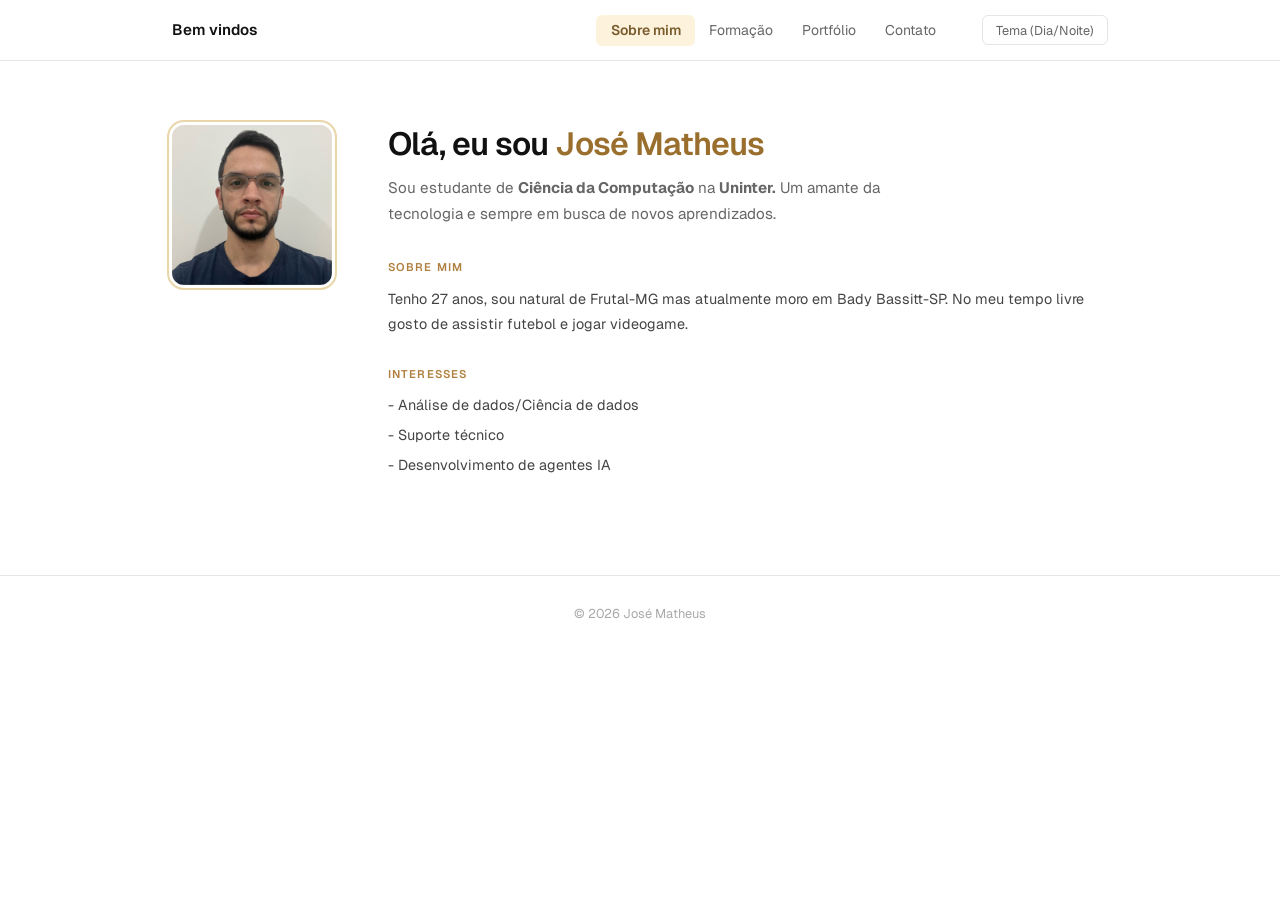
<file: index.html>
<!DOCTYPE html>
<html lang="pt-BR">
<head>
    <meta charset="UTF-8">
    <meta name="viewport" content="width=device-width, initial-scale=1.0">
    <title>Portifólio - José Matheus</title>
    <link rel="stylesheet" href="./css/style.css">
</head>
<body>
    <header>
        <nav class="navbar">
            <div class="logo">Bem vindos</div>

            <button class="menu-toggle" onclick="toggleMenu()">☰</button>

            <ul class="menu" id="menu">
                <li><a href="./index.html" class="ativo">Sobre mim</a></li>
                <li><a href="./formacao.html">Formação</a></li>
                <li><a href="./portfolio.html">Portfólio</a></li>
                <li><a href="./contato.html">Contato</a></li>
            </ul>

            <button class="btn-tema" onclick="alternarTema()">Tema (Dia/Noite)</button>
        </nav>
    </header>

    <main>
        <section class="sobre">

            <div class="perfil">
                <img src="./img/foto_perfil.jpg" alt="Foto" class="foto-perfil">
            </div>

            <div class="apresentacao">
                <h1>Olá, eu sou <span class="destaque">José Matheus</span></h1>
                <p>Sou estudante de <strong>Ciência da Computação</strong> na <strong>Uninter.</strong>
                Um amante da tecnologia e sempre em busca de novos aprendizados.</p>

                <h2>Sobre mim</h2>
                <p>Tenho 27 anos, sou natural de Frutal-MG mas atualmente moro em Bady Bassitt-SP. No meu tempo livre gosto de assistir futebol e jogar videogame.</p>

                <h2>Interesses</h2>
                <ul>
                    <li> - Análise de dados/Ciência de dados</li>
                    <li> - Suporte técnico</li>
                    <li> - Desenvolvimento de agentes IA</li>
                </ul>

            </div>
        </section>
    </main>

    <footer>
        <p>&copy; 2026 José Matheus</p>
    </footer>

    <script src="./js/script.js"></script>
</body>
</html>
</file>
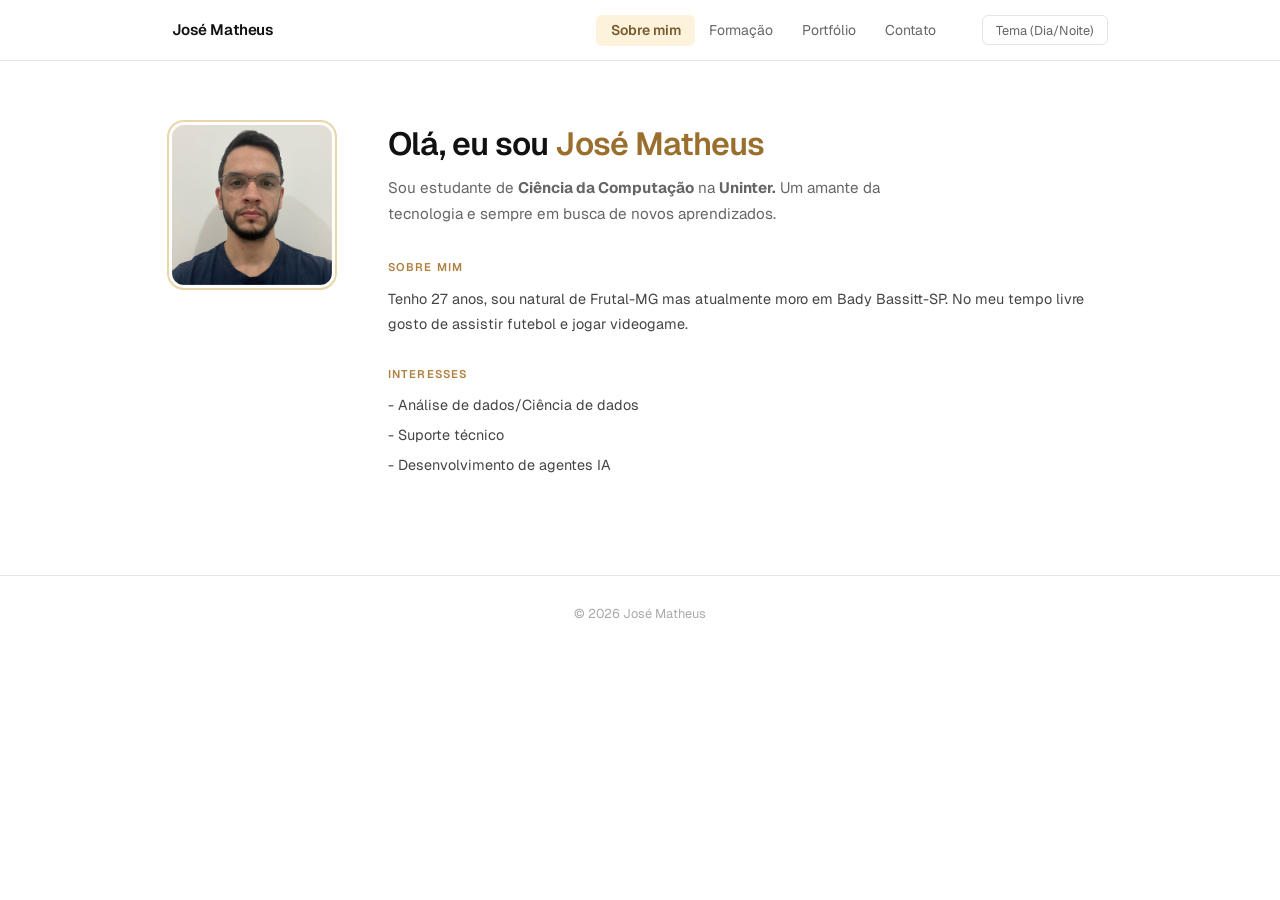
<file: html/index.html>
<!DOCTYPE html>
<html lang="en">
<head>
    <meta charset="UTF-8">
    <meta name="viewport" content="width=device-width, initial-scale=1.0">
    <title>Portifólio - José Matheus</title>
    <link rel="stylesheet" href="/css/style.css">
</head>
<body>
    <header>
        <nav class="navbar">
            <div class="logo">José Matheus</div>

            <button class="menu-toggle" onclick="toggleMenu()">☰</button>

            <ul class="menu" id="menu">
                <li><a href="index.html" class="ativo">Sobre mim</a></li>
                <li><a href="formacao.html">Formação</a></li>
                <li><a href="portfolio.html">Portfólio</a></li>
                <li><a href="contato.html">Contato</a></li>
            </ul>

            <button class="btn-tema" onclick="alternarTema()">Tema (Dia/Noite)</button>
        </nav>
    </header>

    <main>
        <section class="sobre">

            <div class="perfil">
                <img src="/img/foto_perfil.jpg" alt="Foto" class="foto-perfil">
            </div>

            <div class="apresentacao">
                <h1>Olá, eu sou <span class="destaque">José Matheus</span></h1>
                <p>Sou estudante de <strong>Ciência da Computação</strong> na <strong>Uninter.</strong>
                Um amante da tecnologia e sempre em busca de novos aprendizados.</p>

                <h2>Sobre mim</h2>
                <p>Tenho 27 anos, sou natural de Frutal-MG mas atualmente moro em Bady Bassitt-SP. No meu tempo livre gosto de assistir futebol e jogar videogame.</p>

                <h2>Interesses</h2>
                <ul>
                    <li> - Análise de dados/Ciência de dados</li>
                    <li> - Suporte técnico</li>
                    <li> - Desenvolvimento de agentes IA</li>
                </ul>

            </div>
        </section>
    </main>

    <footer>
        <p>&copy; 2026 José Matheus</p>
    </footer>

    <script src="/js/script.js"></script>
</body>
</html>
</file>
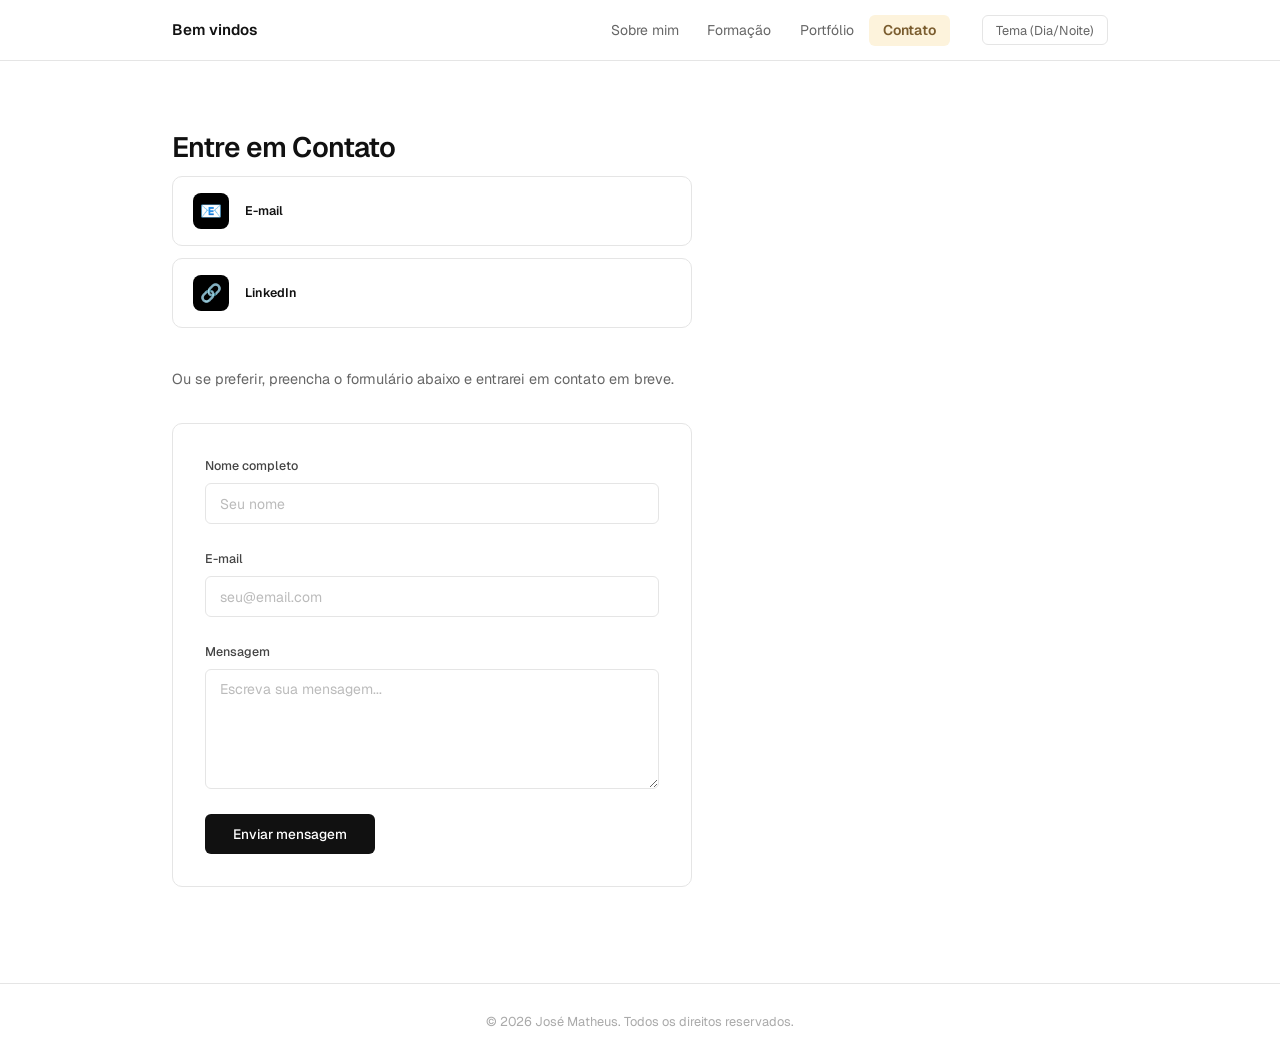
<file: contato.html>
<!DOCTYPE html>
<html lang="pt-BR">
<head>
    <meta charset="UTF-8">
    <meta name="viewport" content="width=device-width, initial-scale=1.0">
    <title>Portifólio - José Matheus</title>
    <link rel="stylesheet" href="./css/style.css">
</head>
<body>
    <header>
        <nav class="navbar">
            <div class="logo">Bem vindos</div>

            <button class="menu-toggle" onclick="toggleMenu()">☰</button>

            <ul class="menu" id="menu">
                <li><a href="./index.html">Sobre mim</a></li>
                <li><a href="./formacao.html">Formação</a></li>
                <li><a href="./portfolio.html">Portfólio</a></li>
                <li><a href="./contato.html" class="ativo">Contato</a></li>
            </ul>

            <button class="btn-tema" onclick="alternarTema()">Tema (Dia/Noite)</button>
        </nav>
    </header>

    <main>
        <section class="contato">
            <!-- Botões de contato direto -->
            
            <h1>Entre em Contato</h1>
            <div class="botoes-contato">
                <a href="mailto:j_matheusrp@hotmail.com" class="btn-contato">
                    <span class="btn-contato-icone">📧</span>
                    <span class="btn-contato-texto">
                        <strong>E-mail</strong>
                    </span>
                </a>
                <a href="https://linkedin.com/in/jose-matheus-ferreira" target="_blank" class="btn-contato">
                    <span class="btn-contato-icone">🔗</span>
                    <span class="btn-contato-texto">
                        <strong>LinkedIn</strong>
                    </span>
                </a>
            </div>
            
            <p>Ou se preferir, preencha o formulário abaixo e entrarei em contato em breve.</p>
            

            <!-- Formulário — validado pelo JavaScript -->
            <div class="form-container">
                <div id="mensagem-sucesso" class="mensagem-sucesso" style="display:none;">
                    ✅ Mensagem enviada com sucesso!
                </div>

                <div class="campo">
                    <label for="nome">Nome completo</label>
                    <input type="text" id="nome" placeholder="Seu nome">
                    <span class="erro" id="erro-nome"></span>
                </div>

                <div class="campo">
                    <label for="email">E-mail</label>
                    <input type="email" id="email" placeholder="seu@email.com">
                    <span class="erro" id="erro-email"></span>
                </div>

                <div class="campo">
                    <label for="mensagem">Mensagem</label>
                    <textarea id="mensagem" rows="5" placeholder="Escreva sua mensagem..."></textarea>
                    <span class="erro" id="erro-mensagem"></span>
                </div>

                <button onclick="enviarFormulario()">Enviar mensagem</button>
            </div>

        </section>
    </main>

    <footer>
        <p>&copy; 2026 José Matheus. Todos os direitos reservados.</p>
    </footer>

    <script src="./js/script.js"></script>
</body>
</html>
</file>
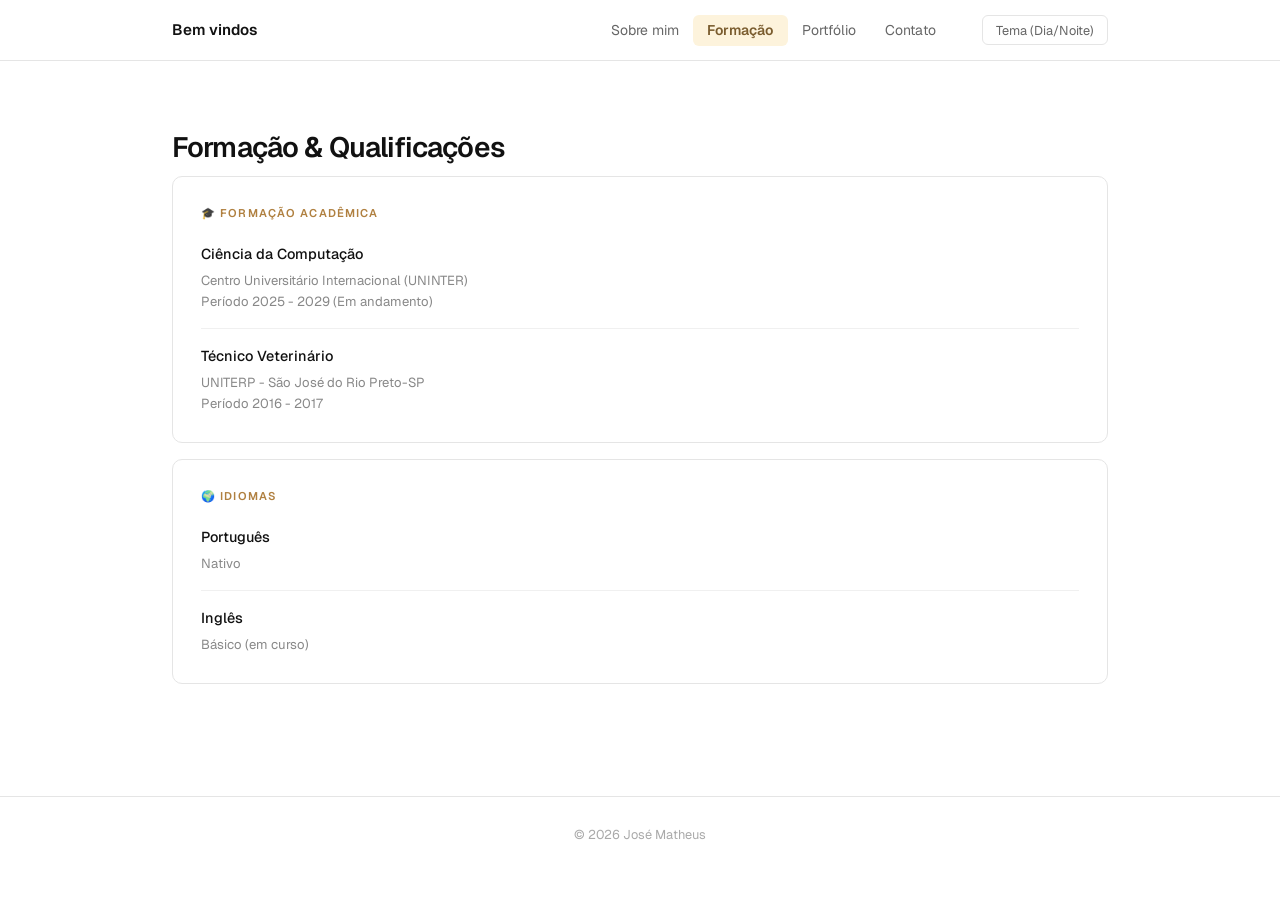
<file: formacao.html>
<!DOCTYPE html>
<html lang="pt-BR">
<head>
    <meta charset="UTF-8">
    <meta name="viewport" content="width=device-width, initial-scale=1.0">
    <title>Portifólio - José Matheus</title>
    <link rel="stylesheet" href="./css/style.css">
</head>
<body>
    <header>
        <nav class="navbar">
            <div class="logo">Bem vindos</div>

            <button class="menu-toggle" onclick="toggleMenu()">☰</button>

            <ul class="menu" id="menu">
                <li><a href="./index.html">Sobre mim</a></li>
                <li><a href="./formacao.html" class="ativo">Formação</a></li>
                <li><a href="./portfolio.html">Portfólio</a></li>
                <li><a href="./contato.html">Contato</a></li>
            </ul>

            <button class="btn-tema" onclick="alternarTema()">Tema (Dia/Noite)</button>
        </nav>
    </header>

    <main>
        <section class="formacao">

            <h1>Formação & Qualificações</h1>

            <div class="card">
                <h2>🎓 Formação Acadêmica</h2>
                <div class="item-formacao">
                    <h3>Ciência da Computação</h3>
                    <p>Centro Universitário Internacional (UNINTER)</p>
                    <p>Período 2025 - 2029 (Em andamento)</p>
                </div>
                <div class="item-formacao">
                    <h3>Técnico Veterinário</h3>
                    <p>UNITERP - São José do Rio Preto-SP</p>
                    <p>Período 2016 - 2017 </p>
                </div>
            </div> 

            <div class="card">
                <h2>🌍 Idiomas</h2>
                <div class="item-formacao">
                    <h3>Português</h3>
                    <p>Nativo</p>
                </div>
                <div class="item-formacao">
                    <h3>Inglês</h3>
                    <p>Básico (em curso) </p>
                </div>
            </div>
        </section>
    </main>

    <footer>
        <p>&copy; 2026 José Matheus</p>
    </footer>

    <script src="./js/script.js"></script>
</body>
</html>
</file>
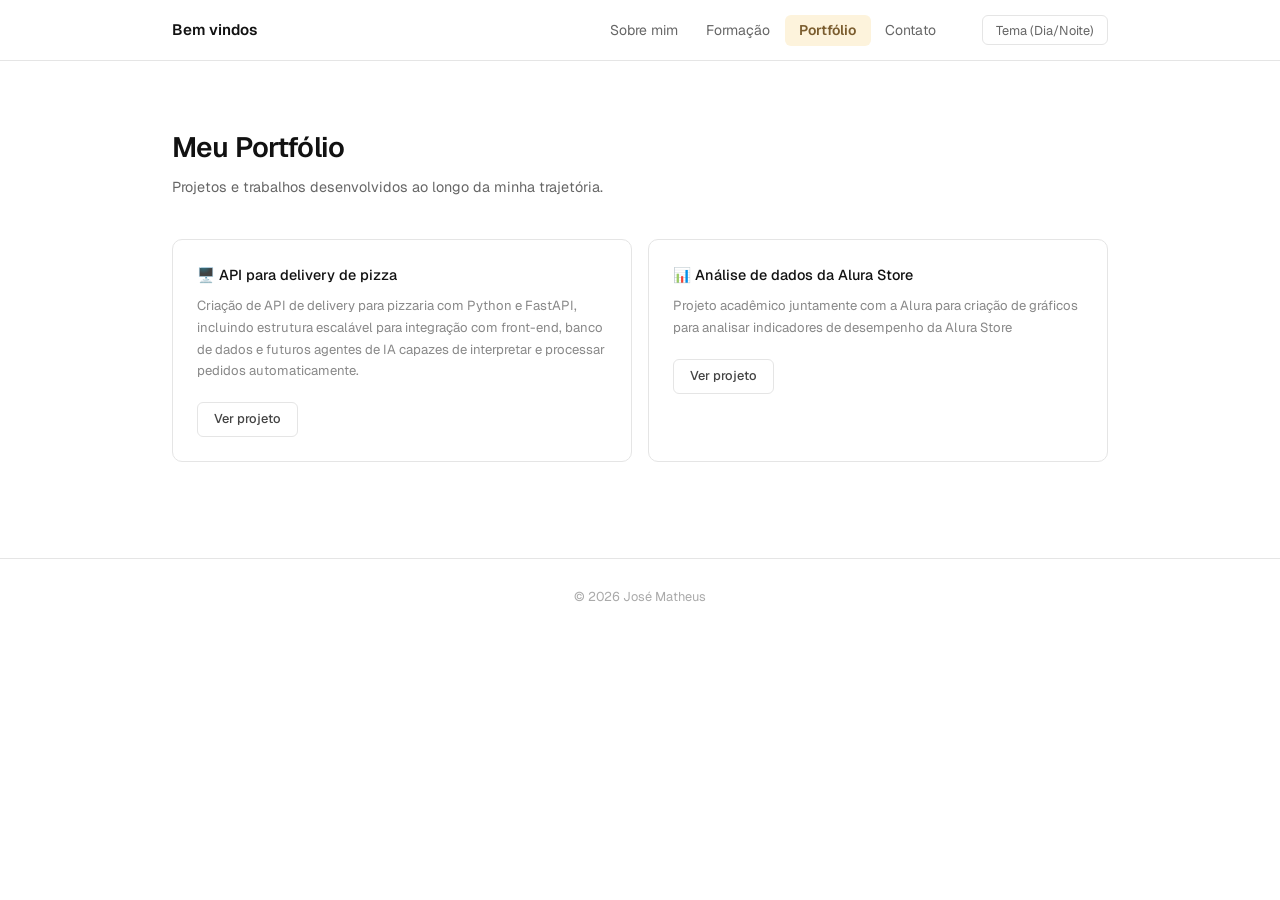
<file: portfolio.html>
<!DOCTYPE html>
<html lang="pt-BR">
<head>
    <meta charset="UTF-8">
    <meta name="viewport" content="width=device-width, initial-scale=1.0">
    <title>Portifólio - José Matheus</title>
    <link rel="stylesheet" href="./css/style.css">
</head>
<body>
    <header>
        <nav class="navbar">
            <div class="logo">Bem vindos</div>

            <button class="menu-toggle" onclick="toggleMenu()">☰</button>

            <ul class="menu" id="menu">
                <li><a href="./index.html">Sobre mim</a></li>
                <li><a href="./formacao.html">Formação</a></li>
                <li><a href="./portfolio.html" class="ativo">Portfólio</a></li>
                <li><a href="./contato.html">Contato</a></li>
            </ul>

            <button class="btn-tema" onclick="alternarTema()">Tema (Dia/Noite)</button>
        </nav>
    </header>

       <main>
        <section class="portfolio">

            <h1>Meu Portfólio</h1>
            <p>Projetos e trabalhos desenvolvidos ao longo da minha trajetória.</p>

            <!-- Grade de projetos -->
            <div class="grid-projetos">

                <div class="card-projeto">
                    <h3>🖥️ API para delivery de pizza</h3>
                    <p>Criação de API de delivery para pizzaria com Python e FastAPI, incluindo estrutura escalável para integração com front-end, banco de dados e futuros agentes de IA capazes de interpretar e processar pedidos automaticamente.</p>
                    <a href="https://github.com/ZezeFerreira/fastAPI-delivery" target="_blank" class="btn-projeto">Ver projeto</a>
                </div>


                <div class="card-projeto">
                    <h3>📊 Análise de dados da Alura Store</h3>
                    <p>Projeto acadêmico juntamente com a Alura para criação de gráficos para analisar indicadores de desempenho da Alura Store</p>
                    <a href="https://github.com/ZezeFerreira/analise-alura-store" target="_blank" class="btn-projeto">Ver projeto</a>
                </div>

            </div>

    </main>

    <footer>
        <p>&copy; 2026 José Matheus</p>
    </footer>

    <script src="./js/script.js"></script>
</body>
</html>
</file>
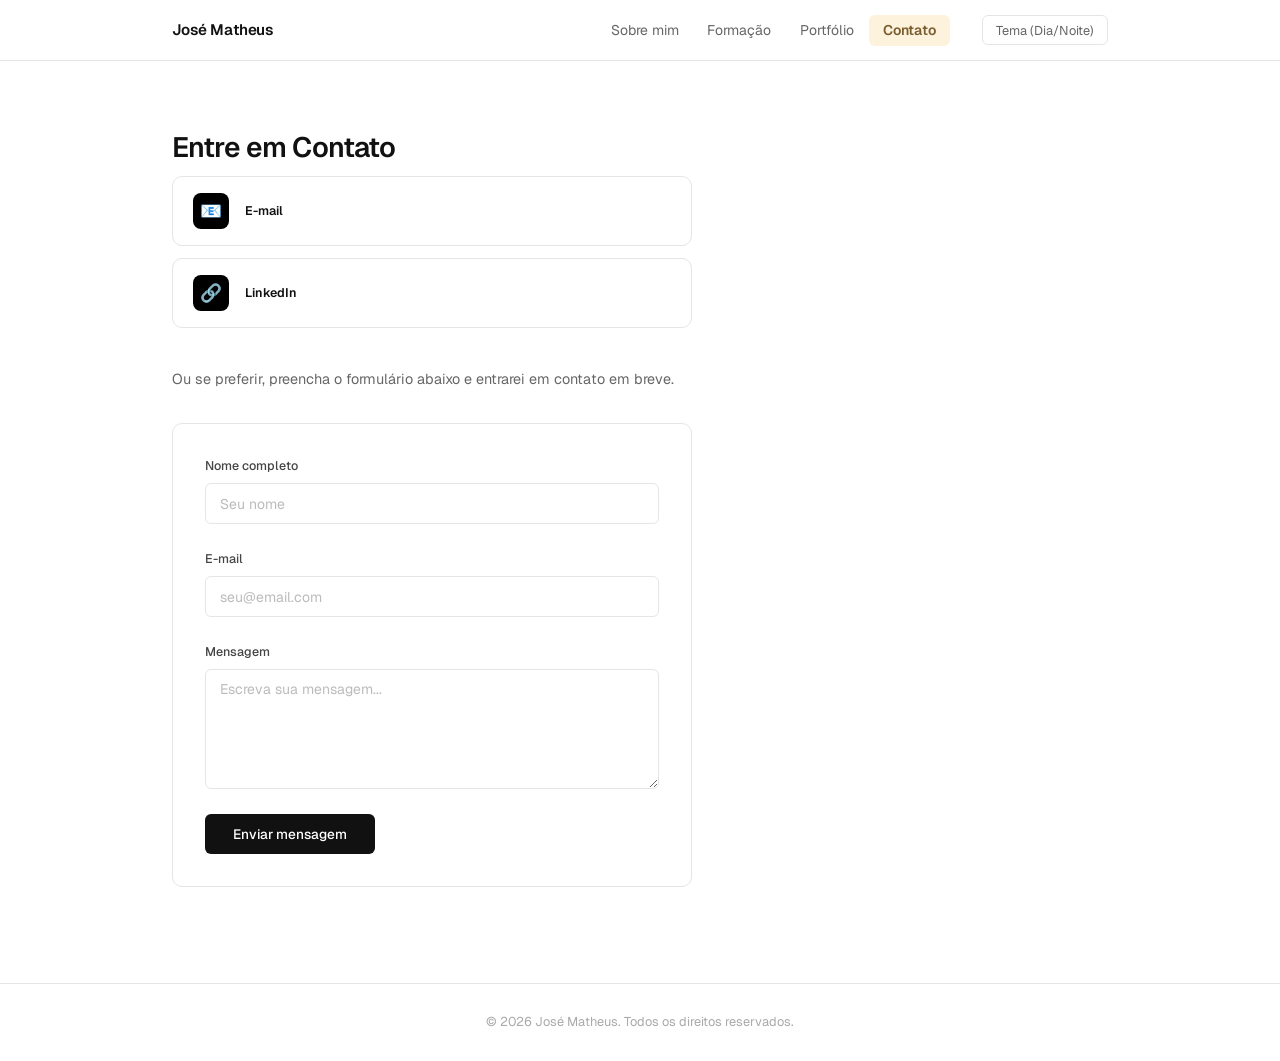
<file: html/contato.html>
<!DOCTYPE html>
<html lang="en">
<head>
    <meta charset="UTF-8">
    <meta name="viewport" content="width=device-width, initial-scale=1.0">
    <title>Portifólio - José Matheus</title>
    <link rel="stylesheet" href="/css/style.css">
</head>
<body>
    <header>
        <nav class="navbar">
            <div class="logo">José Matheus</div>

            <button class="menu-toggle" onclick="toggleMenu()">☰</button>

            <ul class="menu" id="menu">
                <li><a href="index.html">Sobre mim</a></li>
                <li><a href="formacao.html">Formação</a></li>
                <li><a href="portfolio.html">Portfólio</a></li>
                <li><a href="contato.html" class="ativo">Contato</a></li>
            </ul>

            <button class="btn-tema" onclick="alternarTema()">Tema (Dia/Noite)</button>
        </nav>
    </header>

    <main>
        <section class="contato">
            <!-- Botões de contato direto -->
            
            <h1>Entre em Contato</h1>
            <div class="botoes-contato">
                <a href="mailto:j_matheusrp@hotmail.com" class="btn-contato">
                    <span class="btn-contato-icone">📧</span>
                    <span class="btn-contato-texto">
                        <strong>E-mail</strong>
                    </span>
                </a>
                <a href="https://linkedin.com/in/jose-matheus-ferreira" target="_blank" class="btn-contato">
                    <span class="btn-contato-icone">🔗</span>
                    <span class="btn-contato-texto">
                        <strong>LinkedIn</strong>
                    </span>
                </a>
            </div>
            
            <p>Ou se preferir, preencha o formulário abaixo e entrarei em contato em breve.</p>
            

            <!-- Formulário — validado pelo JavaScript -->
            <div class="form-container">
                <div id="mensagem-sucesso" class="mensagem-sucesso" style="display:none;">
                    ✅ Mensagem enviada com sucesso!
                </div>

                <div class="campo">
                    <label for="nome">Nome completo</label>
                    <input type="text" id="nome" placeholder="Seu nome">
                    <span class="erro" id="erro-nome"></span>
                </div>

                <div class="campo">
                    <label for="email">E-mail</label>
                    <input type="email" id="email" placeholder="seu@email.com">
                    <span class="erro" id="erro-email"></span>
                </div>

                <div class="campo">
                    <label for="mensagem">Mensagem</label>
                    <textarea id="mensagem" rows="5" placeholder="Escreva sua mensagem..."></textarea>
                    <span class="erro" id="erro-mensagem"></span>
                </div>

                <button onclick="enviarFormulario()">Enviar mensagem</button>
            </div>

        </section>
    </main>

    <footer>
        <p>&copy; 2026 José Matheus. Todos os direitos reservados.</p>
    </footer>

    <script src="/js/script.js"></script>
</body>
</html>
</file>
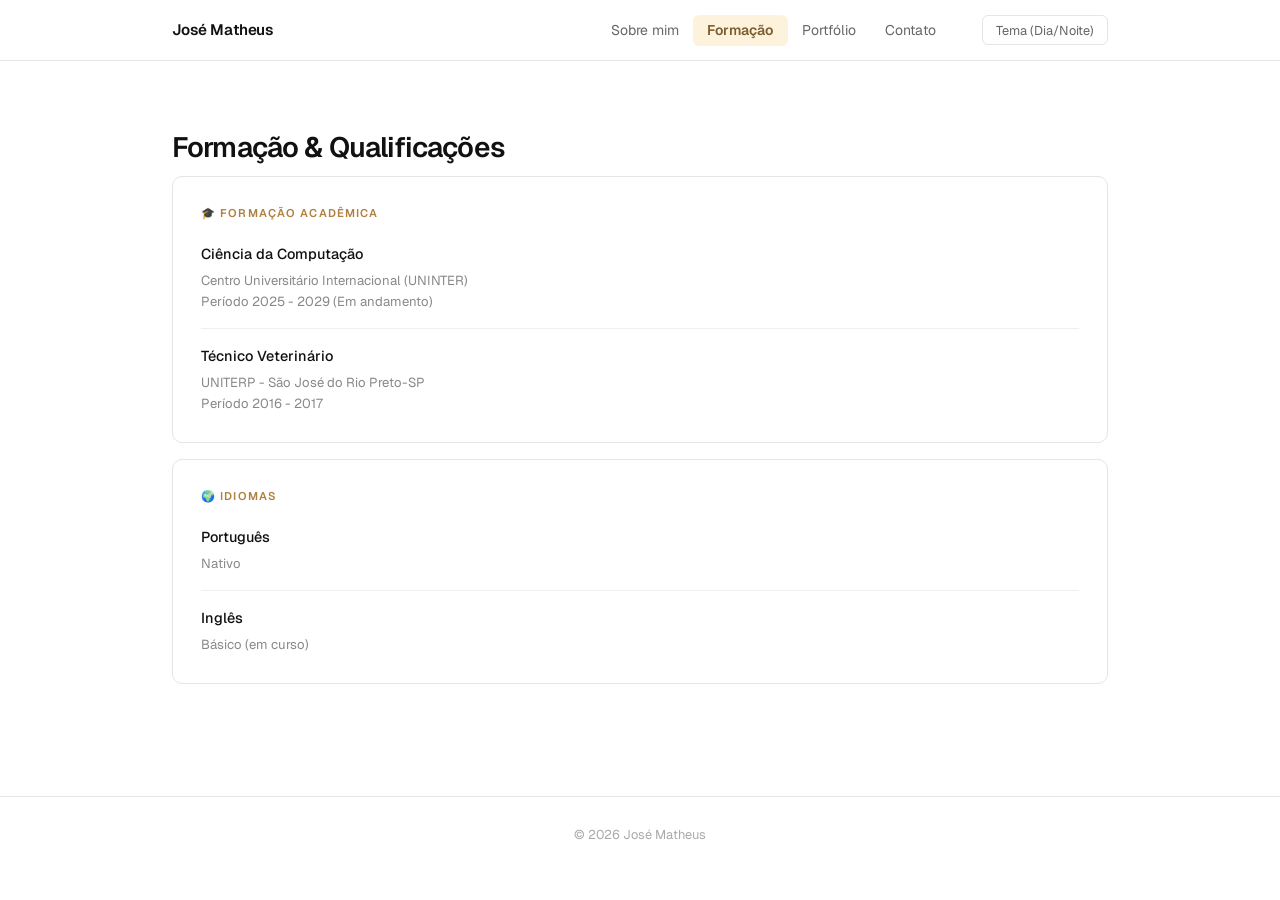
<file: html/formacao.html>
<!DOCTYPE html>
<html lang="en">
<head>
    <meta charset="UTF-8">
    <meta name="viewport" content="width=device-width, initial-scale=1.0">
    <title>Portifólio - José Matheus</title>
    <link rel="stylesheet" href="/css/style.css">
</head>
<body>
    <header>
        <nav class="navbar">
            <div class="logo">José Matheus</div>

            <button class="menu-toggle" onclick="toggleMenu()">☰</button>

            <ul class="menu" id="menu">
                <li><a href="index.html">Sobre mim</a></li>
                <li><a href="formacao.html" class="ativo">Formação</a></li>
                <li><a href="portfolio.html">Portfólio</a></li>
                <li><a href="contato.html">Contato</a></li>
            </ul>

            <button class="btn-tema" onclick="alternarTema()">Tema (Dia/Noite)</button>
        </nav>
    </header>

    <main>
        <section class="formacao">

            <h1>Formação & Qualificações</h1>

            <div class="card">
                <h2>🎓 Formação Acadêmica</h2>
                <div class="item-formacao">
                    <h3>Ciência da Computação</h3>
                    <p>Centro Universitário Internacional (UNINTER)</p>
                    <p>Período 2025 - 2029 (Em andamento)</p>
                </div>
                <div class="item-formacao">
                    <h3>Técnico Veterinário</h3>
                    <p>UNITERP - São José do Rio Preto-SP</p>
                    <p>Período 2016 - 2017 </p>
                </div>
            </div> 

            <div class="card">
                <h2>🌍 Idiomas</h2>
                <div class="item-formacao">
                    <h3>Português</h3>
                    <p>Nativo</p>
                </div>
                <div class="item-formacao">
                    <h3>Inglês</h3>
                    <p>Básico (em curso) </p>
                </div>
            </div>
        </section>
    </main>

    <footer>
        <p>&copy; 2026 José Matheus</p>
    </footer>

    <script src="/js/script.js"></script>
</body>
</html>
</file>
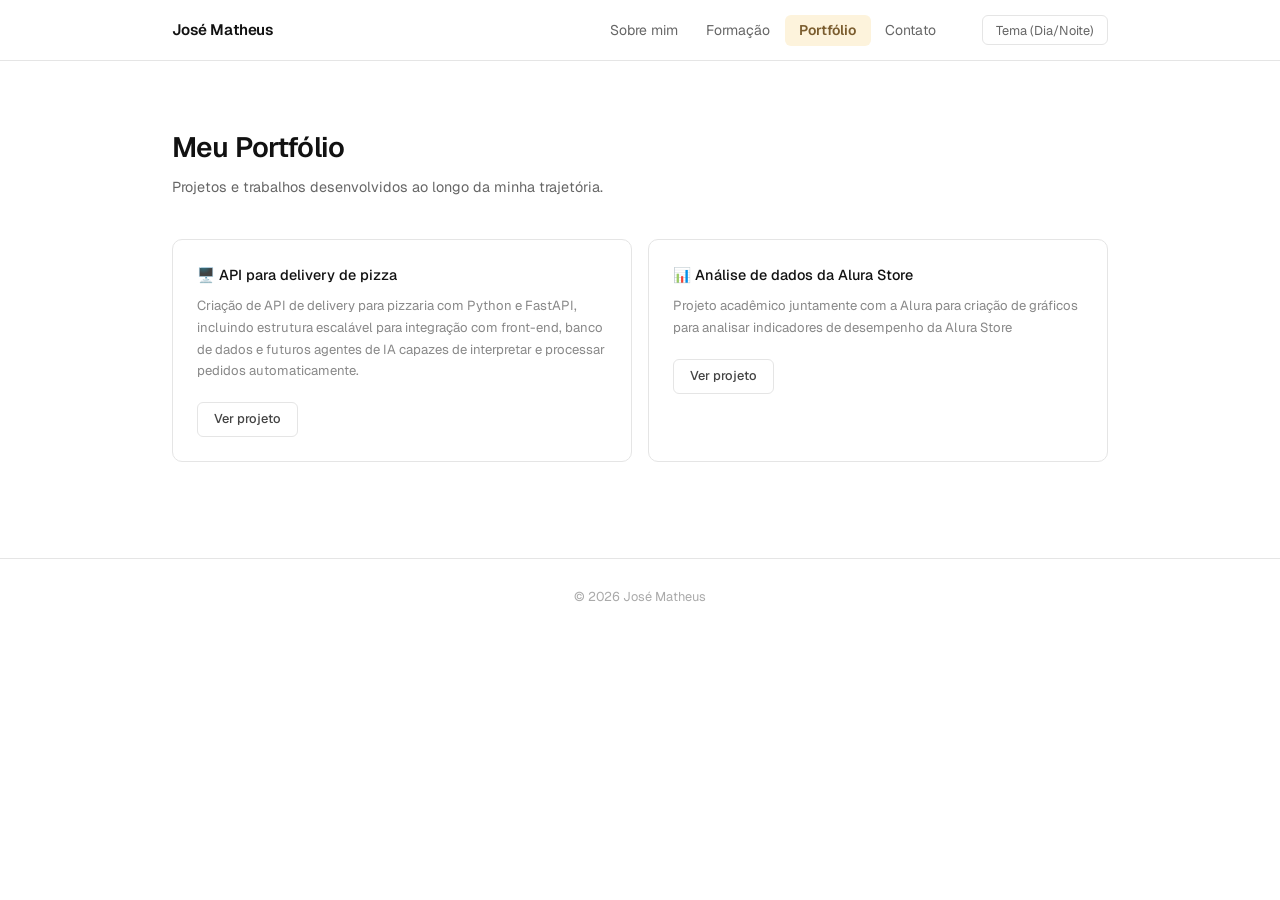
<file: html/portfolio.html>
<!DOCTYPE html>
<html lang="en">
<head>
    <meta charset="UTF-8">
    <meta name="viewport" content="width=device-width, initial-scale=1.0">
    <title>Portifólio - José Matheus</title>
    <link rel="stylesheet" href="/css/style.css">
</head>
<body>
    <header>
        <nav class="navbar">
            <div class="logo">José Matheus</div>

            <button class="menu-toggle" onclick="toggleMenu()">☰</button>

            <ul class="menu" id="menu">
                <li><a href="index.html">Sobre mim</a></li>
                <li><a href="formacao.html">Formação</a></li>
                <li><a href="portfolio.html" class="ativo">Portfólio</a></li>
                <li><a href="contato.html">Contato</a></li>
            </ul>

            <button class="btn-tema" onclick="alternarTema()">Tema (Dia/Noite)</button>
        </nav>
    </header>

       <main>
        <section class="portfolio">

            <h1>Meu Portfólio</h1>
            <p>Projetos e trabalhos desenvolvidos ao longo da minha trajetória.</p>

            <!-- Grade de projetos -->
            <div class="grid-projetos">

                <div class="card-projeto">
                    <h3>🖥️ API para delivery de pizza</h3>
                    <p>Criação de API de delivery para pizzaria com Python e FastAPI, incluindo estrutura escalável para integração com front-end, banco de dados e futuros agentes de IA capazes de interpretar e processar pedidos automaticamente.</p>
                    <a href="https://github.com/ZezeFerreira/fastAPI-delivery" target="_blank" class="btn-projeto">Ver projeto</a>
                </div>


                <div class="card-projeto">
                    <h3>📊 Análise de dados da Alura Store</h3>
                    <p>Projeto acadêmico juntamente com a Alura para criação de gráficos para analisar indicadores de desempenho da Alura Store</p>
                    <a href="https://github.com/ZezeFerreira/analise-alura-store" target="_blank" class="btn-projeto">Ver projeto</a>
                </div>

            </div>

    </main>

    <footer>
        <p>&copy; 2026 José Matheus</p>
    </footer>

    <script src="/js/script.js"></script>
</body>
</html>
</file>
<file: css/style.css>
/* ===== IMPORT DE FONTES ===== */
@import url('https://fonts.googleapis.com/css2?family=Geist:wght@300;400;500;600&display=swap');

/* ===== RESET ===== */
* {
    margin: 0;
    padding: 0;
    box-sizing: border-box;
}

a { text-decoration: none; }
ul { list-style: none; }

/* ===== BASE ===== */
body {
    font-family: 'Geist', -apple-system, BlinkMacSystemFont, sans-serif;
    background-color: #ffffff;
    color: #111111;
    transition: background-color 0.3s, color 0.3s;
    line-height: 1.6;
    -webkit-font-smoothing: antialiased;
}

body.dark {
    background-color: #0a0a0a;
    color: #ededed;
}

/* ===== HEADER ===== */
header {
    background-color: #ffffff;
    border-bottom: 1px solid #e5e5e5;
    position: sticky;
    top: 0;
    z-index: 100;
}

body.dark header {
    background-color: #0a0a0a;
    border-bottom-color: #1f1f1f;
}

.navbar {
    max-width: 1000px;
    margin: 0 auto;
    padding: 0 2rem;
    height: 60px;
    display: flex;
    align-items: center;
    gap: 2rem;
}

.logo {
    font-size: 0.95rem;
    font-weight: 600;
    color: #111111;
    letter-spacing: -0.01em;
    margin-right: auto;
}

body.dark .logo {
    color: #ededed;
}

.menu {
    display: flex;
    gap: 0;
}

.menu a {
    color: #666666;
    font-size: 0.875rem;
    font-weight: 400;
    padding: 0.4rem 0.9rem;
    border-radius: 6px;
    transition: color 0.15s, background 0.15s;
}

body.dark .menu a {
    color: #888888;
}

.menu a:hover {
    color: #111111;
    background-color: #f5f5f5;
}

body.dark .menu a:hover {
    color: #ededed;
    background-color: #1a1a1a;
}

.menu a.ativo {
    color: #7a5c2e;
    font-weight: 600;
    background-color: #fdf3dc;
}

body.dark .menu a.ativo {
    color: #e8c97a;
    background-color: #1f1a0f;
}

.menu-toggle {
    display: none;
    background: none;
    border: 1px solid #e5e5e5;
    color: #111111;
    font-size: 1.1rem;
    cursor: pointer;
    padding: 0.3rem 0.6rem;
    border-radius: 6px;
    line-height: 1;
}

body.dark .menu-toggle {
    border-color: #2a2a2a;
    color: #ededed;
}

.btn-tema {
    background: none;
    border: 1px solid #e5e5e5;
    color: #666666;
    padding: 0.35rem 0.8rem;
    border-radius: 6px;
    cursor: pointer;
    font-size: 0.8rem;
    font-family: inherit;
    transition: border-color 0.15s, color 0.15s, background 0.15s;
}

body.dark .btn-tema {
    border-color: #2a2a2a;
    color: #888888;
}

.btn-tema:hover {
    border-color: #c9a05a;
    color: #7a5c2e;
    background-color: #fdf3dc;
}

body.dark .btn-tema:hover {
    border-color: #c9a05a;
    color: #e8c97a;
    background-color: #1f1a0f;
}

/* ===== MAIN ===== */
main {
    max-width: 1000px;
    margin: 0 auto;
    padding: 4rem 2rem 6rem;
}

/* ===== SOBRE MIM ===== */
.sobre {
    display: grid;
    grid-template-columns: 160px 1fr;
    gap: 3.5rem;
    align-items: start;
}

.foto-perfil {
    width: 160px;
    height: 160px;
    border-radius: 12px;
    object-fit: cover;
    display: block;
    background-color: #f0f0f0;
    outline: 2px solid #e8d5a8;
    outline-offset: 3px;
}

body.dark .foto-perfil {
    background-color: #1a1a1a;
    outline-color: #3a2e18;
}

.apresentacao h1 {
    font-size: 2rem;
    font-weight: 600;
    letter-spacing: -0.03em;
    line-height: 1.2;
    margin-bottom: 0.75rem;
    color: #111111;
}

body.dark .apresentacao h1 {
    color: #ededed;
}

.apresentacao h1 + p {
    color: #666666;
    font-size: 0.95rem;
    line-height: 1.7;
    margin-bottom: 2rem;
    max-width: 520px;
}

body.dark .apresentacao h1 + p {
    color: #888888;
}

.apresentacao h2 {
    font-size: 0.7rem;
    font-weight: 600;
    letter-spacing: 0.1em;
    text-transform: uppercase;
    color: #b08040;
    margin: 1.8rem 0 0.6rem;
}

body.dark .apresentacao h2 {
    color: #c9a05a;
}

.apresentacao p,
.apresentacao li {
    color: #444444;
    font-size: 0.9rem;
    line-height: 1.75;
}

body.dark .apresentacao p,
body.dark .apresentacao li {
    color: #888888;
}

.apresentacao ul {
    display: flex;
    flex-direction: column;
    gap: 0.3rem;
}

.destaque {
    color: #9a6f2e;
    font-weight: 600;
}

body.dark .destaque {
    color: #e8c97a;
}

/* ===== TÍTULOS DE PÁGINA ===== */
.formacao h1,
.portfolio h1,
.contato h1 {
    font-size: 1.75rem;
    font-weight: 600;
    letter-spacing: -0.03em;
    color: #111111;
    margin-bottom: 0.4rem;
}

body.dark .formacao h1,
body.dark .portfolio h1,
body.dark .contato h1 {
    color: #ededed;
}

/* ===== CARDS (Formação) ===== */
.card {
    border: 1px solid #e5e5e5;
    border-radius: 10px;
    padding: 1.75rem;
    margin-bottom: 1rem;
}

body.dark .card {
    border-color: #1f1f1f;
}

.card h2 {
    font-size: 0.7rem;
    font-weight: 600;
    letter-spacing: 0.1em;
    text-transform: uppercase;
    color: #b08040;
    margin-bottom: 1.25rem;
}

body.dark .card h2 {
    color: #c9a05a;
}

.item-formacao {
    padding: 1rem 0;
    border-bottom: 1px solid #f0f0f0;
}

body.dark .item-formacao {
    border-bottom-color: #1a1a1a;
}

.item-formacao:first-of-type { padding-top: 0; }

.item-formacao:last-child {
    border-bottom: none;
    padding-bottom: 0;
}

.item-formacao h3 {
    font-size: 0.9rem;
    font-weight: 500;
    margin-bottom: 0.25rem;
    color: #111111;
}

body.dark .item-formacao h3 {
    color: #ededed;
}

.item-formacao p {
    color: #888888;
    font-size: 0.82rem;
    line-height: 1.6;
}

body.dark .item-formacao p {
    color: #555555;
}

/* ===== PORTFÓLIO ===== */
.portfolio > p {
    color: #666666;
    font-size: 0.9rem;
    margin-bottom: 2.5rem;
}

body.dark .portfolio > p {
    color: #888888;
}

.grid-projetos {
    display: grid;
    grid-template-columns: repeat(auto-fit, minmax(280px, 1fr));
    gap: 1rem;
}

.card-projeto {
    border: 1px solid #e5e5e5;
    border-radius: 10px;
    padding: 1.5rem;
    transition: border-color 0.2s, box-shadow 0.2s;
}

body.dark .card-projeto {
    border-color: #1f1f1f;
}

.card-projeto:hover {
    border-color: #cccccc;
    box-shadow: 0 4px 16px rgba(0,0,0,0.05);
}

body.dark .card-projeto:hover {
    border-color: #333333;
    box-shadow: 0 4px 16px rgba(0,0,0,0.3);
}

.card-projeto h3 {
    font-size: 0.9rem;
    font-weight: 500;
    margin-bottom: 0.5rem;
    color: #111111;
}

body.dark .card-projeto h3 {
    color: #ededed;
}

.card-projeto p {
    color: #888888;
    font-size: 0.82rem;
    line-height: 1.65;
    margin-bottom: 1.25rem;
}

body.dark .card-projeto p {
    color: #555555;
}

.btn-projeto {
    display: inline-block;
    border: 1px solid #e5e5e5;
    color: #444444;
    padding: 0.4rem 1rem;
    border-radius: 6px;
    font-size: 0.8rem;
    font-weight: 500;
    transition: border-color 0.15s, color 0.15s, background 0.15s;
}

body.dark .btn-projeto {
    border-color: #2a2a2a;
    color: #888888;
}

.btn-projeto:hover {
    border-color: #b08040;
    color: #7a5c2e;
    background-color: #fdf3dc;
}

body.dark .btn-projeto:hover {
    border-color: #e8c97a;
    color: #e8c97a;
    background-color: #1f1a0f;
}

/* ===== CONTATO ===== */
.contato > p {
    color: #666666;
    font-size: 0.9rem;
    margin-bottom: 2rem;
}

body.dark .contato > p {
    color: #888888;
}

/* ===== BOTÕES DE CONTATO DIRETO ===== */
.botoes-contato {
    display: flex;
    flex-direction: column;
    gap: 0.75rem;
    margin-bottom: 2.5rem;
    max-width: 520px;
}

.btn-contato {
    display: flex;
    align-items: center;
    gap: 1rem;
    padding: 1rem 1.25rem;
    border: 1px solid #e5e5e5;
    border-radius: 10px;
    color: #111111;
    transition: border-color 0.15s, background 0.15s, box-shadow 0.15s;
}

body.dark .btn-contato {
    border-color: #1f1f1f;
    color: #ededed;
}

.btn-contato:hover {
    border-color: #c9a05a;
    background-color: #fdf8ef;
    box-shadow: 0 2px 10px rgba(176, 128, 64, 0.08);
}

body.dark .btn-contato:hover {
    background-color: #1f1a0f;
    border-color: #c9a05a;
}

.btn-contato-local {
    cursor: default;
}

.btn-contato-local:hover {
    border-color: #e5e5e5 !important;
    background-color: transparent !important;
    box-shadow: none !important;
}

body.dark .btn-contato-local:hover {
    border-color: #1f1f1f !important;
    background-color: transparent !important;
}

.btn-contato-icone {
    font-size: 1.1rem;
    flex-shrink: 0;
    width: 2.25rem;
    height: 2.25rem;
    display: flex;
    align-items: center;
    justify-content: center;
    background-color: #000000;
    border-radius: 8px;
}

body.dark .btn-contato-icone {
    background-color: #ededed;
}

.btn-contato-texto {
    display: flex;
    flex-direction: column;
    gap: 0.1rem;
}

.btn-contato-texto strong {
    font-size: 0.78rem;
    font-weight: 600;
    color: #111111;
}

body.dark .btn-contato-texto strong {
    color: #ededed;
}

.btn-contato-texto span {
    font-size: 0.82rem;
    color: #888888;
}

body.dark .btn-contato-texto span {
    color: #555555;
}

/* ===== FORMULÁRIO ===== */
.form-container {
    border: 1px solid #e5e5e5;
    border-radius: 10px;
    padding: 2rem;
    max-width: 520px;
}

body.dark .form-container {
    border-color: #1f1f1f;
}

.campo {
    display: flex;
    flex-direction: column;
    margin-bottom: 1.25rem;
}

.campo label {
    font-size: 0.78rem;
    font-weight: 500;
    color: #444444;
    margin-bottom: 0.45rem;
}

body.dark .campo label {
    color: #888888;
}

.campo input,
.campo textarea {
    padding: 0.65rem 0.9rem;
    border: 1px solid #e5e5e5;
    border-radius: 6px;
    background-color: #ffffff;
    color: #111111;
    font-size: 0.875rem;
    font-family: inherit;
    transition: border-color 0.15s, box-shadow 0.15s;
    resize: vertical;
}

body.dark .campo input,
body.dark .campo textarea {
    background-color: #111111;
    border-color: #1f1f1f;
    color: #ededed;
}

.campo input::placeholder,
.campo textarea::placeholder {
    color: #bbbbbb;
}

body.dark .campo input::placeholder,
body.dark .campo textarea::placeholder {
    color: #444444;
}

.campo input:focus,
.campo textarea:focus {
    outline: none;
    border-color: #c9a05a;
    box-shadow: 0 0 0 3px rgba(176, 128, 64, 0.12);
}

body.dark .campo input:focus,
body.dark .campo textarea:focus {
    border-color: #c9a05a;
    box-shadow: 0 0 0 3px rgba(201, 160, 90, 0.15);
}

.campo textarea {
    min-height: 120px;
}

.form-container button {
    background-color: #111111;
    color: #ffffff;
    border: none;
    padding: 0.7rem 1.75rem;
    border-radius: 6px;
    font-size: 0.85rem;
    font-family: inherit;
    font-weight: 500;
    cursor: pointer;
    transition: background 0.15s, transform 0.1s;
}

body.dark .form-container button {
    background-color: #ededed;
    color: #111111;
}

.form-container button:hover {
    background-color: #9a6f2e;
}

body.dark .form-container button:hover {
    background-color: #c9a05a;
    color: #111111;
}

.form-container button:active {
    transform: scale(0.98);
}

.erro {
    color: #e53e3e;
    font-size: 0.77rem;
    margin-top: 0.3rem;
}

.mensagem-sucesso {
    background-color: #f0fdf4;
    color: #166534;
    border: 1px solid #bbf7d0;
    padding: 0.85rem 1rem;
    border-radius: 6px;
    margin-bottom: 1.25rem;
    font-size: 0.85rem;
    font-weight: 500;
}

body.dark .mensagem-sucesso {
    background-color: #052e16;
    color: #4ade80;
    border-color: #14532d;
}

/* ===== FOOTER ===== */
footer {
    border-top: 1px solid #e5e5e5;
    color: #aaaaaa;
    text-align: center;
    padding: 1.75rem 2rem;
    font-size: 0.8rem;
}

body.dark footer {
    border-top-color: #1f1f1f;
    color: #444444;
}

/* ===== RESPONSIVO ===== */
@media (max-width: 768px) {
    main {
        padding: 2.5rem 1.25rem 4rem;
    }

    .navbar {
        padding: 0.9rem 1.25rem;
        height: auto;
        flex-wrap: wrap;
        position: relative;
    }

    .menu {
        display: none;
        flex-direction: column;
        position: absolute;
        top: 100%;
        left: 0;
        width: 100%;
        background-color: #ffffff;
        border-bottom: 1px solid #e5e5e5;
        padding: 0.75rem 1.25rem 1rem;
        gap: 0.15rem;
    }

    body.dark .menu {
        background-color: #0a0a0a;
        border-bottom-color: #1f1f1f;
    }

    .menu.aberto {
        display: flex;
    }

    .menu-toggle {
        display: block;
    }

    .sobre {
        grid-template-columns: 1fr;
        gap: 2rem;
        text-align: center;
    }

    .foto-perfil {
        margin: 0 auto;
        width: 120px;
        height: 120px;
    }

    .apresentacao h1 + p {
        margin-left: auto;
        margin-right: auto;
    }

    .apresentacao h2 {
        text-align: left;
    }

    .formacao h1,
    .portfolio h1,
    .contato h1 {
        font-size: 1.5rem;
    }

    .botoes-contato {
        max-width: 100%;
    }

    .form-container {
        max-width: 100%;
    }
}
</file>
